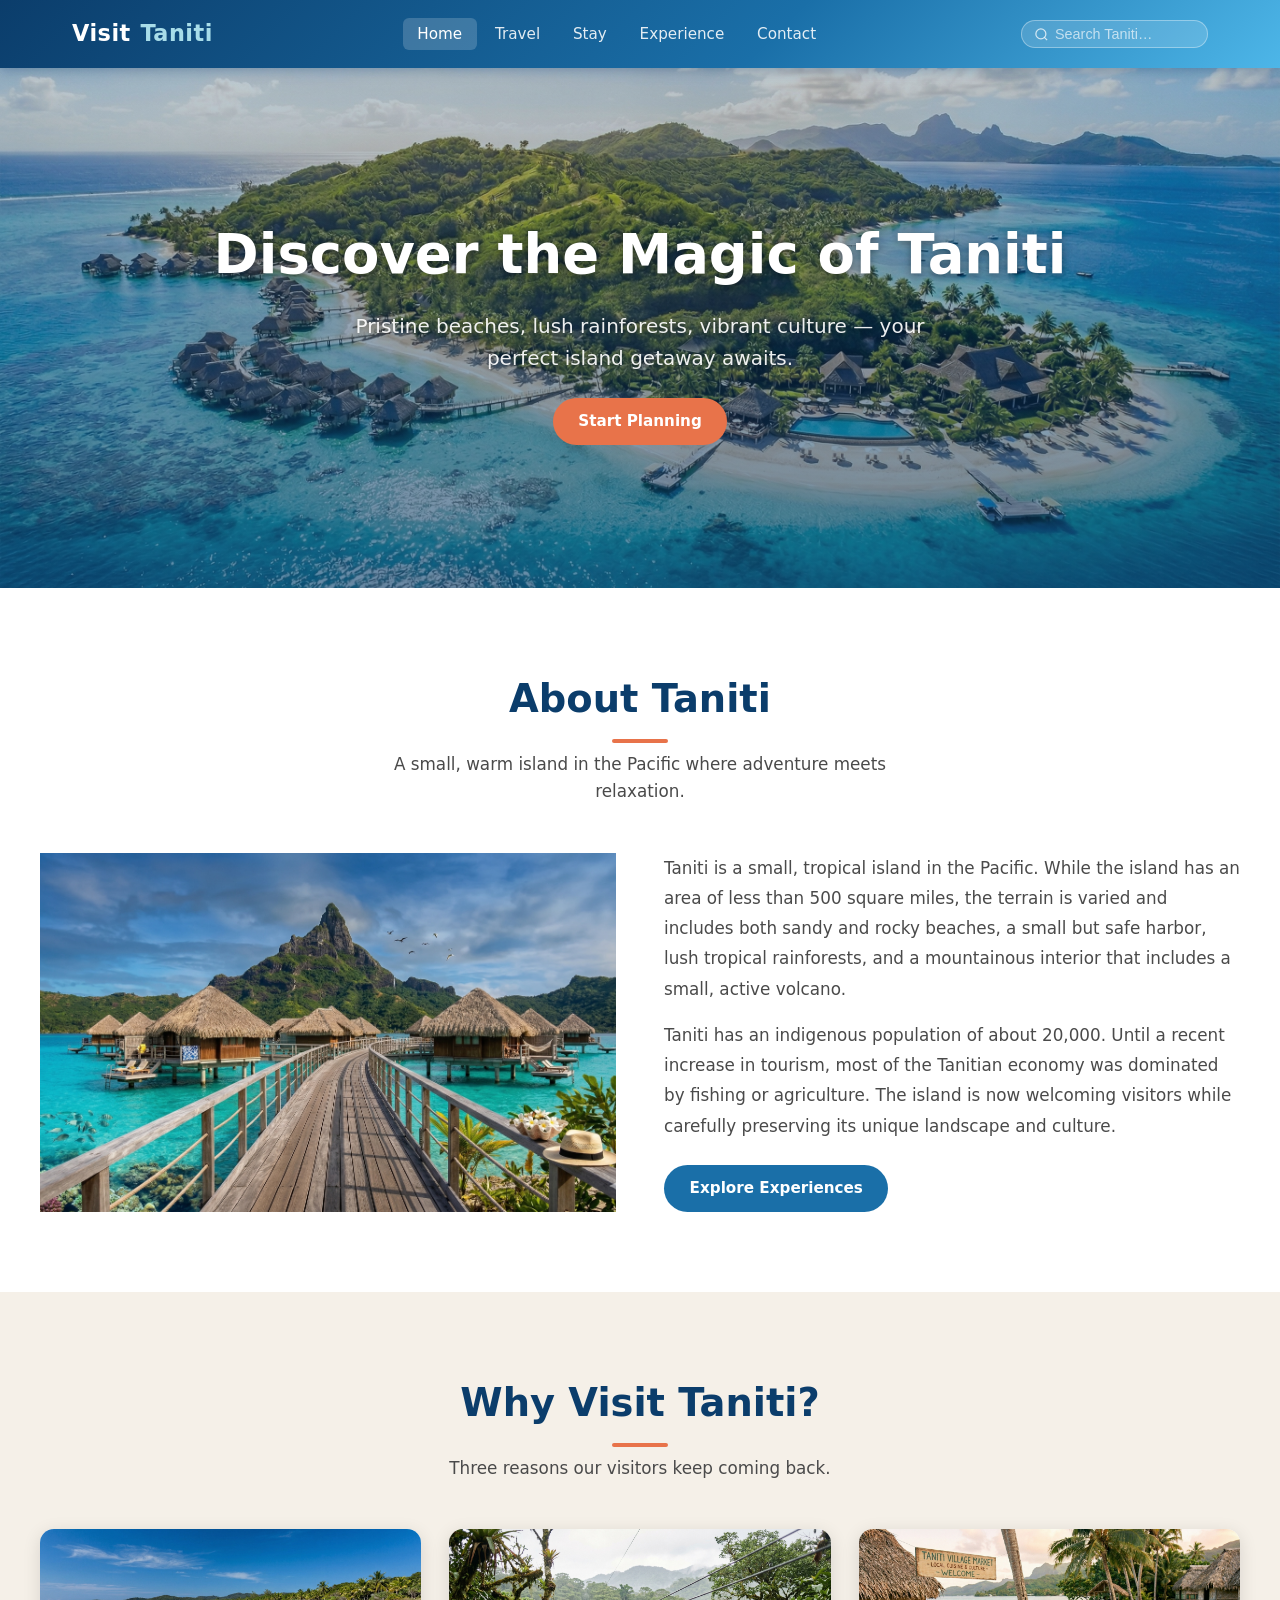
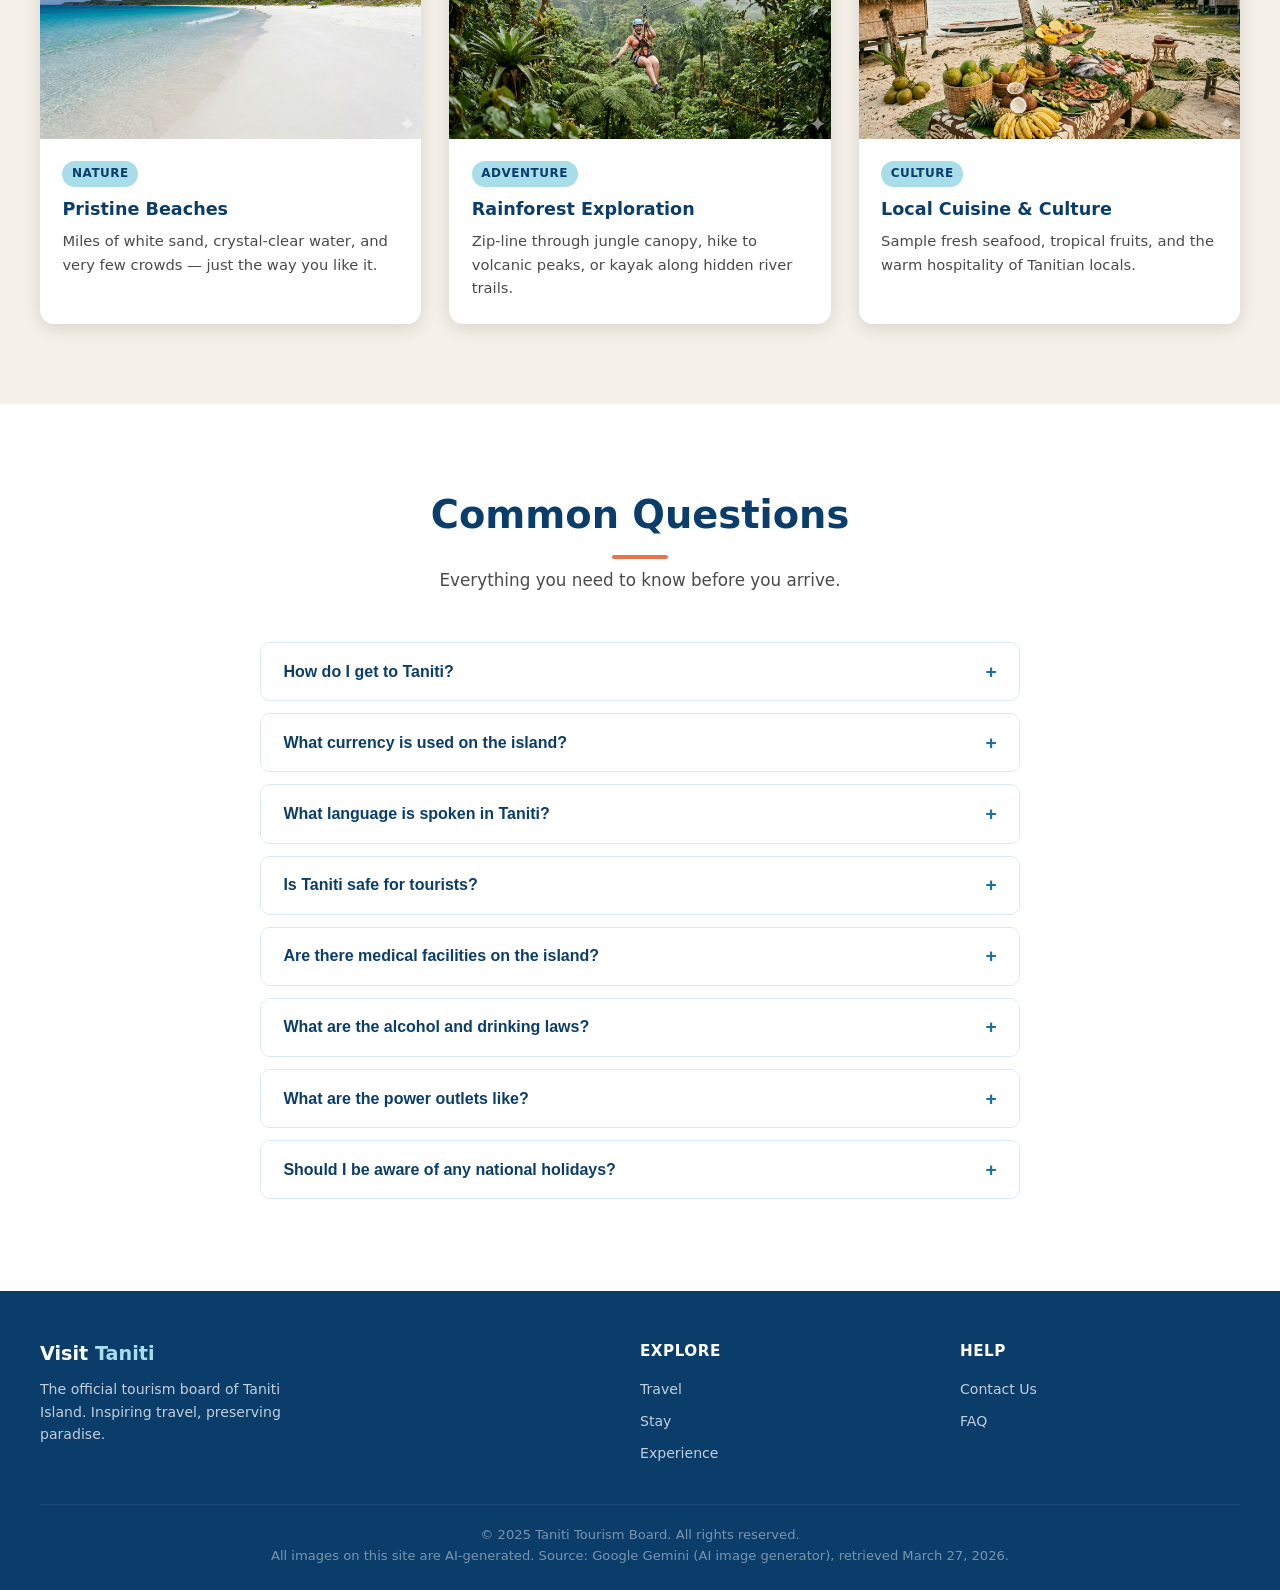
<file: index.html>
<!DOCTYPE html>
<html lang="en">
<head>
  <meta charset="UTF-8" />
  <meta name="viewport" content="width=device-width, initial-scale=1.0" />
  <title>Visit Taniti — Your Island Escape</title>
  <link rel="stylesheet" href="styles.css" />
</head>
<body>

  <!-- ===== NAVBAR ===== -->
  <nav class="navbar">
    <div class="nav-inner">
      <a href="index.html" class="nav-brand">Visit <span>Taniti</span></a>
      <ul class="nav-links">
        <li><a href="index.html" class="active">Home</a></li>
        <li><a href="travel.html">Travel</a></li>
        <li><a href="stay.html">Stay</a></li>
        <li><a href="experience.html">Experience</a></li>
        <li><a href="contact.html">Contact</a></li>
      </ul>
      <!-- Global Search Bar (User 3 feedback) -->
      <form class="nav-search" role="search">
        <svg width="15" height="15" fill="none" stroke="currentColor" stroke-width="2" viewBox="0 0 24 24">
          <circle cx="11" cy="11" r="8"/><line x1="21" y1="21" x2="16.65" y2="16.65"/>
        </svg>
        <input type="search" placeholder="Search Taniti…" aria-label="Search" />
      </form>
    </div>
  </nav>

  <!-- ===== HERO ===== -->
  <section class="hero">
    <!--
      PHOTO PLACEHOLDER — Home Hero
      Replace the div below with:
        <img src="images/hero-beach.jpg" alt="Taniti beach panorama" class="hero-img" />
    -->
    <img src="Images/IndexHero.jpeg" alt="Taniti beach panorama" class="hero-img" />

    <div class="hero-overlay">
      <h1>Discover the Magic of Taniti</h1>
      <p>Pristine beaches, lush rainforests, vibrant culture — your perfect island getaway awaits.</p>
      <a href="travel.html" class="btn btn-primary">Start Planning</a>
    </div>
  </section>

  <!-- ===== ABOUT SECTION ===== -->
  <section class="section section-white">
    <div class="container">
      <div class="section-header">
        <h2>About Taniti</h2>
        <p>A small, warm island in the Pacific where adventure meets relaxation.</p>
      </div>

      <div style="display:grid;grid-template-columns:1fr 1fr;gap:3rem;align-items:center;">
        <!-- PHOTO PLACEHOLDER — About image -->
        <img src="Images/IndexAbout.jpeg" alt=Taniti island view" />
        <div>
          <p style="color:var(--text-mid);font-size:1.05rem;line-height:1.8;margin-bottom:1rem;">
            Taniti is a small, tropical island in the Pacific. While the island has an area of less than
            500 square miles, the terrain is varied and includes both sandy and rocky beaches, a small
            but safe harbor, lush tropical rainforests, and a mountainous interior that includes a small,
            active volcano.
          </p>
          <p style="color:var(--text-mid);font-size:1.05rem;line-height:1.8;margin-bottom:1.5rem;">
            Taniti has an indigenous population of about 20,000. Until a recent increase in tourism,
            most of the Tanitian economy was dominated by fishing or agriculture. The island is now
            welcoming visitors while carefully preserving its unique landscape and culture.
          </p>
          <a href="experience.html" class="btn btn-ocean">Explore Experiences</a>
        </div>
      </div>
    </div>
  </section>

  <!-- ===== HIGHLIGHTS CARDS ===== -->
  <section class="section section-sand">
    <div class="container">
      <div class="section-header">
        <h2>Why Visit Taniti?</h2>
        <p>Three reasons our visitors keep coming back.</p>
      </div>
      <div class="card-grid">

        <div class="card">
          <div class="card-img">
            <!-- Replace with: <img src="images/highlight-beach.jpg" alt="Beach" /> -->
            <img src="Images/IndexBeach.jpeg" alt="Beach" /> 
          </div>
          <div class="card-body">
            <span class="card-tag">Nature</span>
            <h3>Pristine Beaches</h3>
            <p>Miles of white sand, crystal-clear water, and very few crowds — just the way you like it.</p>
          </div>
        </div>

        <div class="card">
          <div class="card-img" style="background:linear-gradient(135deg,#6ab04c,#2d6a4f);">
            <img src="Images/IndexForest.jpeg" alt="Rainforest">
          </div>
          <div class="card-body">
            <span class="card-tag">Adventure</span>
            <h3>Rainforest Exploration</h3>
            <p>Zip-line through jungle canopy, hike to volcanic peaks, or kayak along hidden river trails.</p>
          </div>
        </div>

        <div class="card">
          <div class="card-img" style="background:linear-gradient(135deg,#f9a825,#e64a19);">
            <img src="Images/IndexFood.jpeg" alt="Local culture" /> 
          </div>
          <div class="card-body">
            <span class="card-tag">Culture</span>
            <h3>Local Cuisine &amp; Culture</h3>
            <p>Sample fresh seafood, tropical fruits, and the warm hospitality of Tanitian locals.</p>
          </div>
        </div>

      </div>
    </div>
  </section>

  <!-- ===== COMMON QUESTIONS — Accordion (User 3 feedback) ===== -->
  <section class="section section-white">
    <div class="container">
      <div class="section-header">
        <h2>Common Questions</h2>
        <p>Everything you need to know before you arrive.</p>
      </div>

      <div class="accordion">

        <div class="accordion-item">
          <button class="accordion-btn" aria-expanded="false">
            How do I get to Taniti?
            <span class="accordion-icon">+</span>
          </button>
          <div class="accordion-body">
            Almost all visitors arrive by air. Taniti is served by a small airport that can accommodate small jets and propeller planes — the airport is currently being expanded so larger jets will be able to land within the next few years. Some visitors also arrive on a small cruise ship that docks in Yellow Leaf Bay once per week. See our <a href="travel.html" style="color:var(--ocean);">Travel page</a> for full details.
          </div>
        </div>

        <div class="accordion-item">
          <button class="accordion-btn" aria-expanded="false">
            What currency is used on the island?
            <span class="accordion-icon">+</span>
          </button>
          <div class="accordion-body">
            Taniti uses the U.S. dollar as its official currency. However, many businesses also accept euros and yen. Several banks on the island facilitate currency exchange, and major credit cards are widely accepted at hotels, restaurants, and larger shops.
          </div>
        </div>

        <div class="accordion-item">
          <button class="accordion-btn" aria-expanded="false">
            What language is spoken in Taniti?
            <span class="accordion-icon">+</span>
          </button>
          <div class="accordion-body">
            Many younger Tanitians speak fluent English, especially in Taniti City and tourist areas. However, very little English is spoken in rural areas, particularly by older residents. A translation app or phrasebook can be helpful if you plan to explore off the beaten path.
          </div>
        </div>

        <div class="accordion-item">
          <button class="accordion-btn" aria-expanded="false">
            Is Taniti safe for tourists?
            <span class="accordion-icon">+</span>
          </button>
          <div class="accordion-body">
            Violent crime is very rare on Taniti. However, as tourism has increased, there are more reports of pickpocketing and other petty crimes. We recommend keeping valuables secure and being aware of your surroundings in crowded areas, as you would in any tourist destination.
          </div>
        </div>

        <div class="accordion-item">
          <button class="accordion-btn" aria-expanded="false">
            Are there medical facilities on the island?
            <span class="accordion-icon">+</span>
          </button>
          <div class="accordion-body">
            Yes. There is one hospital and several clinics on Taniti. The hospital has many multilingual employees, so language should not be a barrier in an emergency. Travel insurance with medical coverage is always recommended.
          </div>
        </div>

        <div class="accordion-item">
          <button class="accordion-btn" aria-expanded="false">
            What are the alcohol and drinking laws?
            <span class="accordion-icon">+</span>
          </button>
          <div class="accordion-body">
            The legal drinking age on Taniti is 18, though enforcement is not always strict. Alcohol may not be served or sold between midnight and 9:00 a.m. Please drink responsibly and be aware that some attractions and restaurants may be closed during national holidays.
          </div>
        </div>

        <div class="accordion-item">
          <button class="accordion-btn" aria-expanded="false">
            What are the power outlets like?
            <span class="accordion-icon">+</span>
          </button>
          <div class="accordion-body">
            Power outlets on Taniti are 120 volts — the same standard used in the United States. Travelers from other countries may need a voltage adapter or converter for their devices.
          </div>
        </div>

        <div class="accordion-item">
          <button class="accordion-btn" aria-expanded="false">
            Should I be aware of any national holidays?
            <span class="accordion-icon">+</span>
          </button>
          <div class="accordion-body">
            Taniti observes a large number of national holidays. Many tourist attractions and restaurants will be closed on these days, so it is important to plan accordingly. We recommend checking with your hotel or the tourism office about upcoming holidays during your visit.
          </div>
        </div>

      </div>
    </div>
  </section>

  <!-- ===== FOOTER ===== -->
  <footer>
    <div class="footer-inner">
      <div>
        <div class="footer-brand">Visit <span>Taniti</span></div>
        <p style="font-size:0.88rem;margin-top:0.5rem;max-width:280px;">
          The official tourism board of Taniti Island. Inspiring travel, preserving paradise.
        </p>
      </div>
      <div>
        <h4>Explore</h4>
        <ul>
          <li><a href="travel.html">Travel</a></li>
          <li><a href="stay.html">Stay</a></li>
          <li><a href="experience.html">Experience</a></li>
        </ul>
      </div>
      <div>
        <h4>Help</h4>
        <ul>
          <li><a href="contact.html">Contact Us</a></li>
          <li><a href="#faq">FAQ</a></li>
        </ul>
      </div>
    </div>
    <div class="footer-bottom">
      &copy; 2025 Taniti Tourism Board. All rights reserved.
      <br>All images on this site are AI-generated. Source: Google Gemini (AI image generator), retrieved March 27, 2026.
    </div>
  </footer>

  <script src="accordion.js"></script>
</body>
</html>
</file>
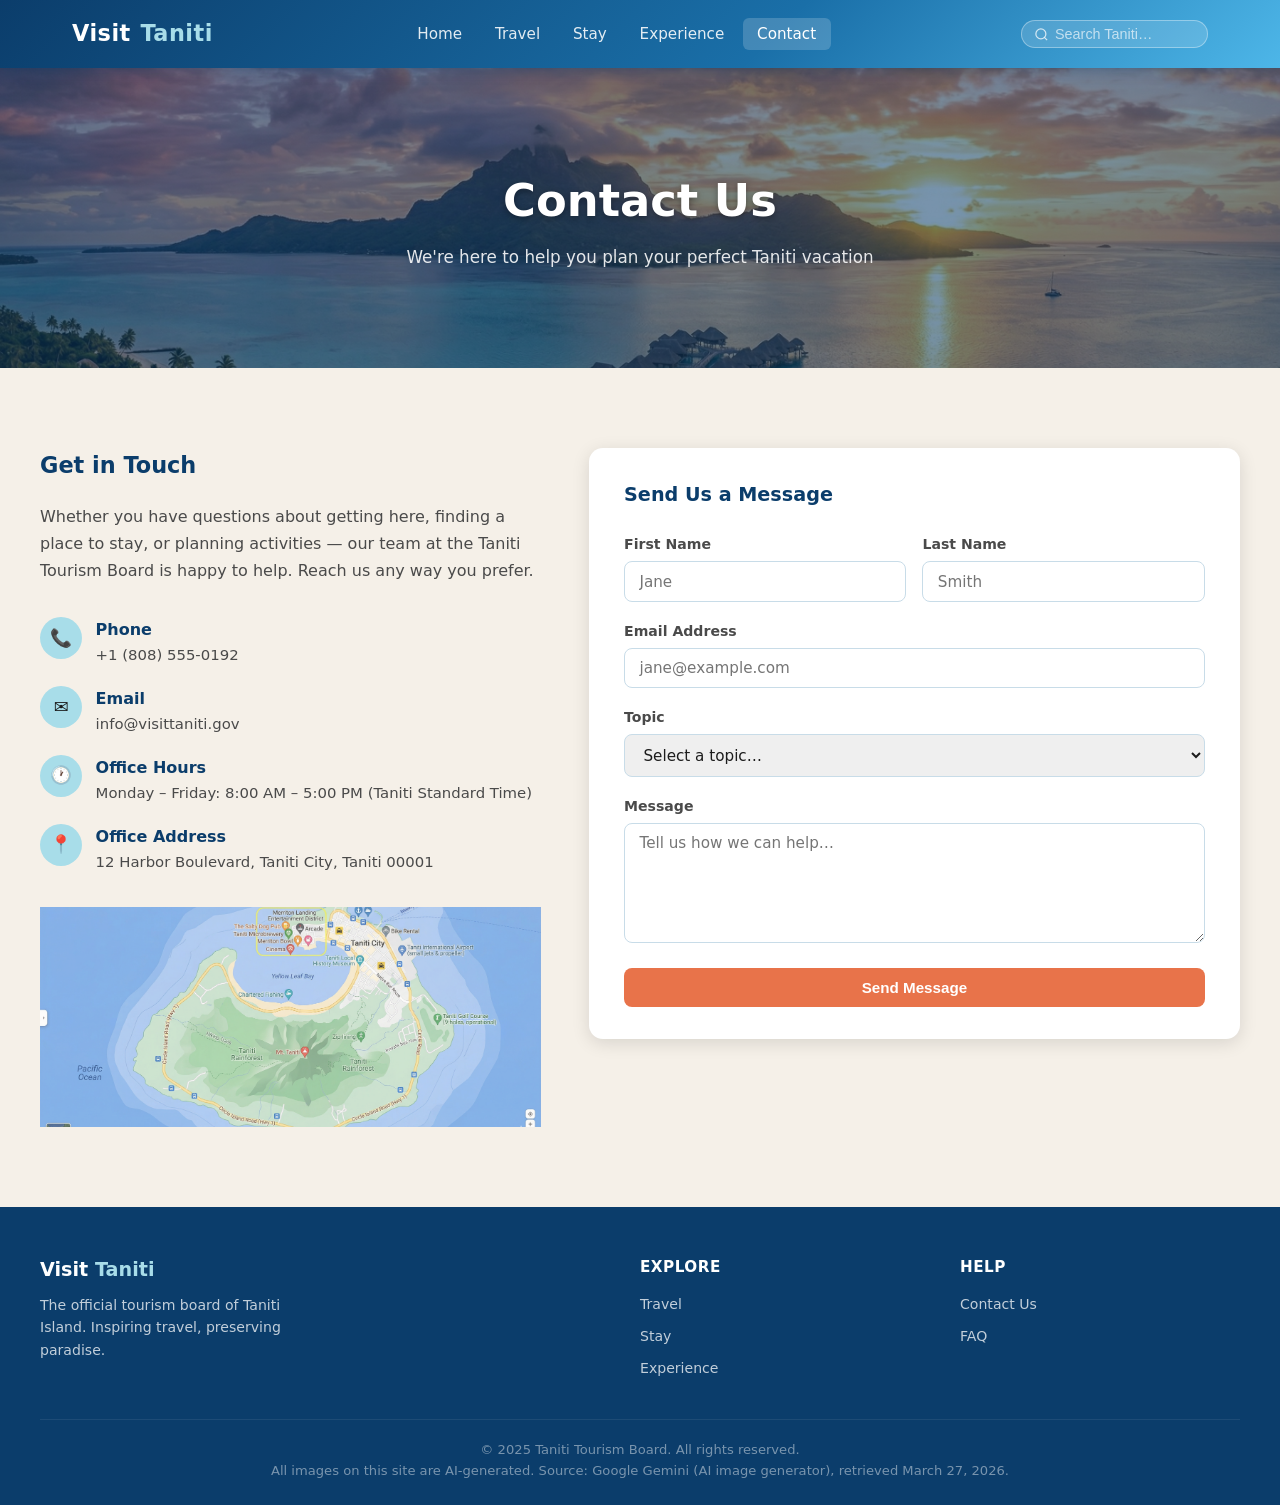
<file: contact.html>
<!DOCTYPE html>
<html lang="en">
<head>
  <meta charset="UTF-8" />
  <meta name="viewport" content="width=device-width, initial-scale=1.0" />
  <title>Contact — Visit Taniti</title>
  <link rel="stylesheet" href="styles.css" />
</head>
<body>

  <!-- ===== NAVBAR ===== -->
  <nav class="navbar">
    <div class="nav-inner">
      <a href="index.html" class="nav-brand">Visit <span>Taniti</span></a>
      <ul class="nav-links">
        <li><a href="index.html">Home</a></li>
        <li><a href="travel.html">Travel</a></li>
        <li><a href="stay.html">Stay</a></li>
        <li><a href="experience.html">Experience</a></li>
        <li><a href="contact.html" class="active">Contact</a></li>
      </ul>
      <form class="nav-search" role="search">
        <svg width="15" height="15" fill="none" stroke="currentColor" stroke-width="2" viewBox="0 0 24 24">
          <circle cx="11" cy="11" r="8"/><line x1="21" y1="21" x2="16.65" y2="16.65"/>
        </svg>
        <input type="search" placeholder="Search Taniti…" aria-label="Search" />
      </form>
    </div>
  </nav>

  <!-- ===== PAGE HERO ===== -->
  <section class="page-hero">
    <img src="Images/ContactHero.jpeg" alt="Taniti Tourism Office" style="object-position: center 35%;" />
    <div class="page-hero-overlay">
      <h1>Contact Us</h1>
      <p>We're here to help you plan your perfect Taniti vacation</p>
    </div>
  </section>

  <!-- ===== CONTACT SECTION ===== -->
  <section class="section section-sand">
    <div class="container">

      <div class="contact-grid">

        <!-- LEFT: Direct Contact Info (User 1 feedback) -->
        <div class="contact-info">
          <h3>Get in Touch</h3>
          <p style="color:var(--text-mid);margin-bottom:2rem;line-height:1.7;">
            Whether you have questions about getting here, finding a place to stay, or planning activities —
            our team at the Taniti Tourism Board is happy to help. Reach us any way you prefer.
          </p>

          <!-- Phone -->
          <div class="contact-detail">
            <div class="contact-icon">📞</div>
            <div class="contact-detail-text">
              <strong>Phone</strong>
              <span>+1 (808) 555-0192</span>
            </div>
          </div>

          <!-- Email -->
          <div class="contact-detail">
            <div class="contact-icon">✉️</div>
            <div class="contact-detail-text">
              <strong>Email</strong>
              <span>info@visittaniti.gov</span>
            </div>
          </div>

          <!-- Hours -->
          <div class="contact-detail">
            <div class="contact-icon">🕐</div>
            <div class="contact-detail-text">
              <strong>Office Hours</strong>
              <span>Monday – Friday: 8:00 AM – 5:00 PM (Taniti Standard Time)</span>
            </div>
          </div>

          <!-- Address -->
          <div class="contact-detail">
            <div class="contact-icon">📍</div>
            <div class="contact-detail-text">
              <strong>Office Address</strong>
              <span>12 Harbor Boulevard, Taniti City, Taniti 00001</span>
            </div>
          </div>

          <!-- Map placeholder -->
          <div style="margin-top:2rem;">
            <div style="
              height:220px;
              border-radius:12px;
              background:linear-gradient(135deg,var(--seafoam),var(--sky));
              display:flex;
              align-items:center;
              justify-content:center;
              color:var(--navy);
              font-weight:600;
              font-size:0.95rem;
              opacity:0.8;
            ">
              <img src="Images/Map.jpeg" alt="Map"/>
            </div>
          </div>
        </div>

        <!-- RIGHT: Message Form -->
        <div class="form-card">
          <h3>Send Us a Message</h3>

          <form id="contact-form" novalidate>

            <div class="form-row">
              <div class="form-group">
                <label for="first-name">First Name</label>
                <input type="text" id="first-name" name="first_name" placeholder="Jane" required />
              </div>
              <div class="form-group">
                <label for="last-name">Last Name</label>
                <input type="text" id="last-name" name="last_name" placeholder="Smith" required />
              </div>
            </div>

            <div class="form-group">
              <label for="email">Email Address</label>
              <input type="email" id="email" name="email" placeholder="jane@example.com" required />
            </div>

            <div class="form-group">
              <label for="topic">Topic</label>
              <select id="topic" name="topic">
                <option value="">Select a topic…</option>
                <option value="travel">Getting to Taniti</option>
                <option value="stay">Accommodation</option>
                <option value="experience">Activities &amp; Experiences</option>
                <option value="general">General Inquiry</option>
              </select>
            </div>

            <div class="form-group">
              <label for="message">Message</label>
              <textarea id="message" name="message" placeholder="Tell us how we can help…" required></textarea>
            </div>

            <button type="submit" class="btn btn-primary" style="width:100%;border-radius:8px;">
              Send Message
            </button>

          </form>

          <!-- Success message (hidden by default) -->
          <div id="form-success" style="display:none;margin-top:1.2rem;padding:1rem;background:#dff5e8;border-radius:8px;color:#1a7a45;font-weight:600;text-align:center;">
            ✓ Message sent! We'll be in touch within 1–2 business days.
          </div>
        </div>

      </div>
    </div>
  </section>

  <!-- ===== FOOTER ===== -->
  <footer>
    <div class="footer-inner">
      <div>
        <div class="footer-brand">Visit <span>Taniti</span></div>
        <p style="font-size:0.88rem;margin-top:0.5rem;max-width:280px;">
          The official tourism board of Taniti Island. Inspiring travel, preserving paradise.
        </p>
      </div>
      <div>
        <h4>Explore</h4>
        <ul>
          <li><a href="travel.html">Travel</a></li>
          <li><a href="stay.html">Stay</a></li>
          <li><a href="experience.html">Experience</a></li>
        </ul>
      </div>
      <div>
        <h4>Help</h4>
        <ul>
          <li><a href="contact.html">Contact Us</a></li>
          <li><a href="index.html#faq">FAQ</a></li>
        </ul>
      </div>
    </div>
    <div class="footer-bottom">
      &copy; 2025 Taniti Tourism Board. All rights reserved.
      <br>All images on this site are AI-generated. Source: Google Gemini (AI image generator), retrieved March 27, 2026.
    </div>
  </footer>

  <script src="contact.js"></script>
</body>
</html>
</file>
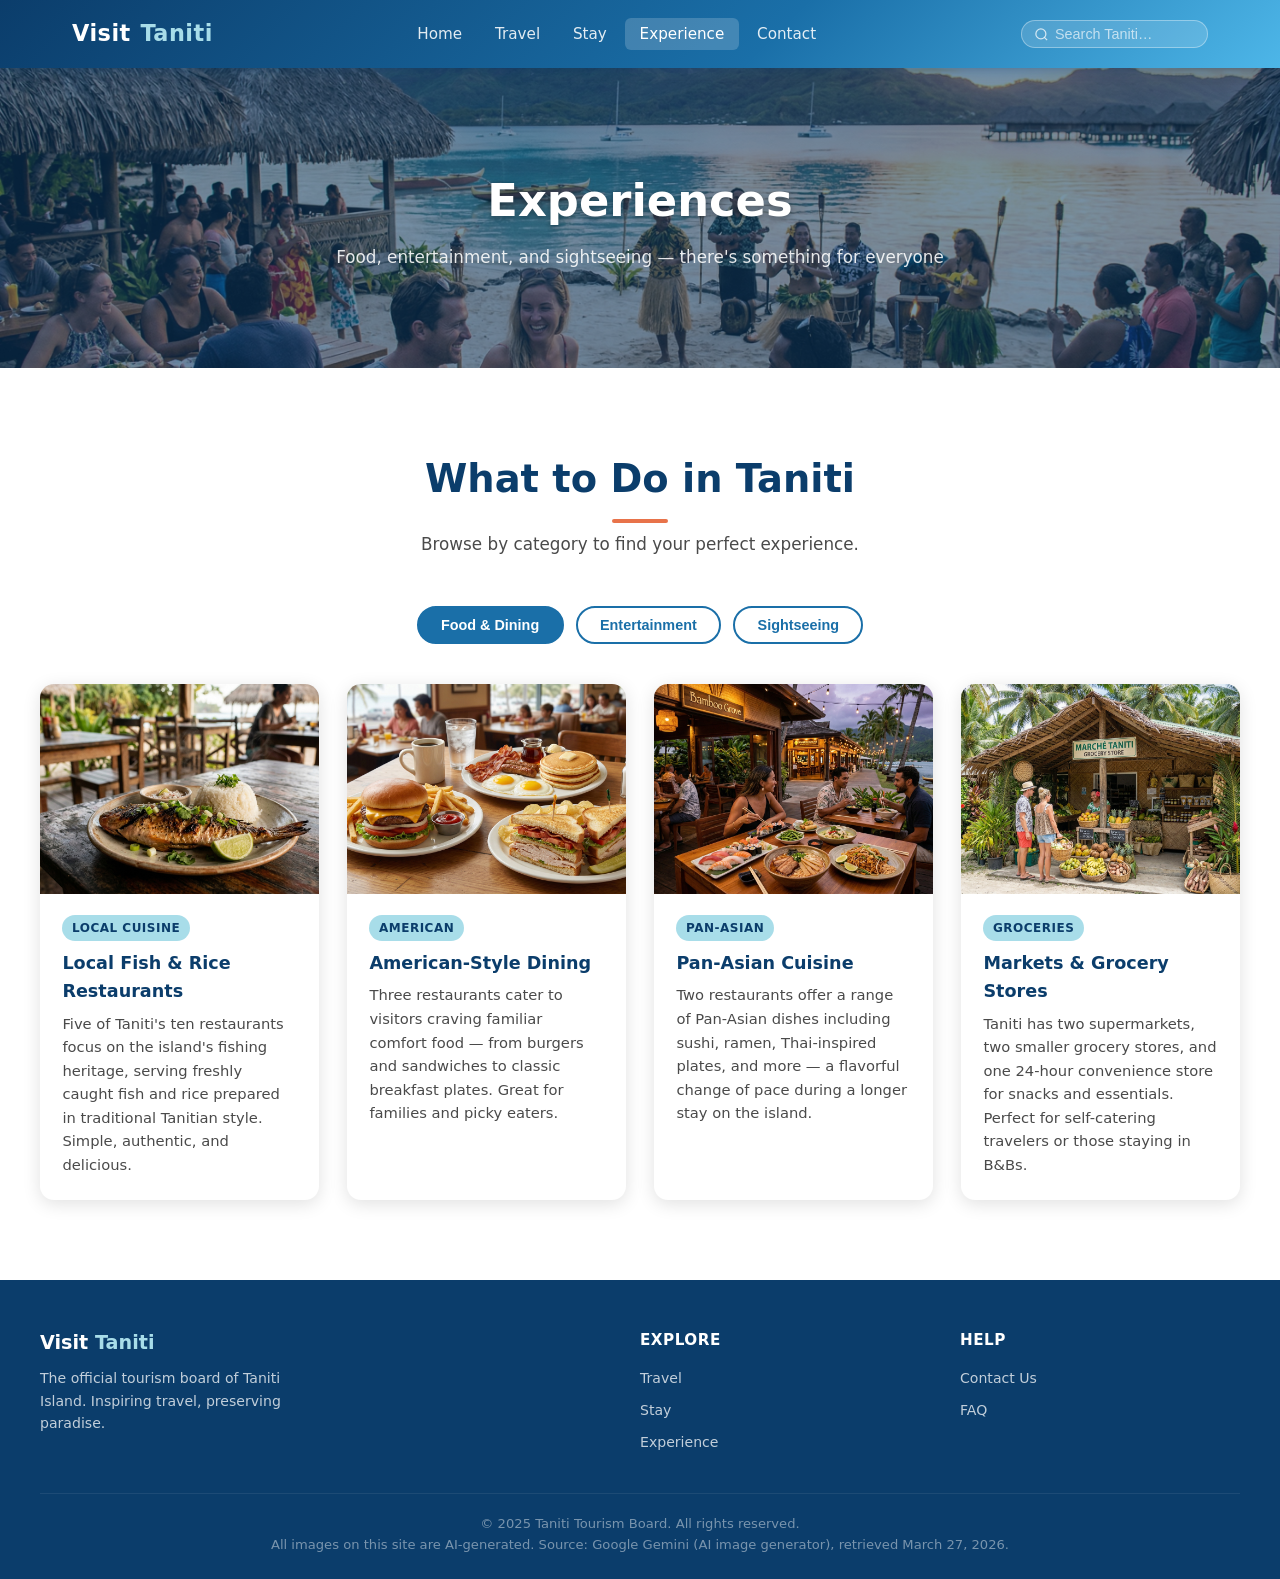
<file: experience.html>
<!DOCTYPE html>
<html lang="en">
<head>
  <meta charset="UTF-8" />
  <meta name="viewport" content="width=device-width, initial-scale=1.0" />
  <title>Experience — Visit Taniti</title>
  <link rel="stylesheet" href="styles.css" />
</head>
<body>

  <!-- ===== NAVBAR ===== -->
  <nav class="navbar">
    <div class="nav-inner">
      <a href="index.html" class="nav-brand">Visit <span>Taniti</span></a>
      <ul class="nav-links">
        <li><a href="index.html">Home</a></li>
        <li><a href="travel.html">Travel</a></li>
        <li><a href="stay.html">Stay</a></li>
        <li><a href="experience.html" class="active">Experience</a></li>
        <li><a href="contact.html">Contact</a></li>
      </ul>
      <form class="nav-search" role="search">
        <svg width="15" height="15" fill="none" stroke="currentColor" stroke-width="2" viewBox="0 0 24 24">
          <circle cx="11" cy="11" r="8"/><line x1="21" y1="21" x2="16.65" y2="16.65"/>
        </svg>
        <input type="search" placeholder="Search Taniti…" aria-label="Search" />
      </form>
    </div>
  </nav>

  <!-- ===== PAGE HERO ===== -->
  <section class="page-hero">
    <img src="Images/ExperienceHero.jpeg" alt="Taniti experiences" style="object-position: center 50%;" />
    <div class="page-hero-overlay">
      <h1>Experiences</h1>
      <p>Food, entertainment, and sightseeing — there's something for everyone</p>
    </div>
  </section>

  <!-- ===== TABBED EXPERIENCE GRID (User 2 feedback — replaces carousel) ===== -->
  <section class="section section-white">
    <div class="container">
      <div class="section-header">
        <h2>What to Do in Taniti</h2>
        <p>Browse by category to find your perfect experience.</p>
      </div>

      <!-- Tab buttons -->
      <div class="experience-tabs" role="tablist">
        <button class="tab-btn active" data-tab="food"          role="tab" aria-selected="true">Food &amp; Dining</button>
        <button class="tab-btn"        data-tab="entertainment" role="tab" aria-selected="false">Entertainment</button>
        <button class="tab-btn"        data-tab="sightseeing"   role="tab" aria-selected="false">Sightseeing</button>
      </div>

      <!-- ===== FOOD TAB ===== -->
      <div class="tab-content active" id="tab-food" role="tabpanel">

        <div class="card">
          <div class="card-img" style="background:linear-gradient(135deg,#f9a825,#e64a19);">
            <img src="Images/ExperienceLocal.jpeg" alt="Local fish and rice" />
          </div>
          <div class="card-body">
            <span class="card-tag">Local Cuisine</span>
            <h3>Local Fish &amp; Rice Restaurants</h3>
            <p>Five of Taniti's ten restaurants focus on the island's fishing heritage, serving freshly caught fish and rice prepared in traditional Tanitian style. Simple, authentic, and delicious.</p>
          </div>
        </div>

        <div class="card">
          <div class="card-img" style="background:linear-gradient(135deg,#dfe6e9,#74b9ff);">
            <img src="Images/ExperienceDinner.jpeg" alt="American-style dining" /> 
          </div>
          <div class="card-body">
            <span class="card-tag">American</span>
            <h3>American-Style Dining</h3>
            <p>Three restaurants cater to visitors craving familiar comfort food — from burgers and sandwiches to classic breakfast plates. Great for families and picky eaters.</p>
          </div>
        </div>

        <div class="card">
          <div class="card-img" style="background:linear-gradient(135deg,#fd79a8,#e17055);">
            <img src="Images/ExperienceBamboo.jpeg" alt="Pan-Asian cuisine" /> 
          </div>
          <div class="card-body">
            <span class="card-tag">Pan-Asian</span>
            <h3>Pan-Asian Cuisine</h3>
            <p>Two restaurants offer a range of Pan-Asian dishes including sushi, ramen, Thai-inspired plates, and more — a flavorful change of pace during a longer stay on the island.</p>
          </div>
        </div>

        <div class="card">
          <div class="card-img" style="background:linear-gradient(135deg,#55efc4,#00b894);">
            <img src="Images/ExperienceStore.jpeg" alt="Grocery store" />
          </div>
          <div class="card-body">
            <span class="card-tag">Groceries</span>
            <h3>Markets &amp; Grocery Stores</h3>
            <p>Taniti has two supermarkets, two smaller grocery stores, and one 24-hour convenience store for snacks and essentials. Perfect for self-catering travelers or those staying in B&amp;Bs.</p>
          </div>
        </div>

      </div>

      <!-- ===== ENTERTAINMENT TAB ===== -->
      <div class="tab-content" id="tab-entertainment" role="tabpanel">

        <div class="card">
          <div class="card-img" style="background:linear-gradient(135deg,#6ab04c,#2d6a4f);">
            <img src="Images/ExperienceZip.jpeg" alt="Zip-lining in the rainforest" />
          </div>
          <div class="card-body">
            <span class="card-tag">Adventure</span>
            <h3>Zip-Lining</h3>
            <p>Fly through the canopy of Taniti's lush rainforest on an exhilarating zip-line course. One of the island's most popular activities, located in Merriton Landing on the north side of Yellow Leaf Bay.</p>
          </div>
        </div>

        <div class="card">
          <div class="card-img" style="background:linear-gradient(135deg,#4db6e8,#0b3d6b);">
            <img src="Images/ExperienceSnorkel.jpeg" alt="Snorkeling" /> 
          </div>
          <div class="card-body">
            <span class="card-tag">Water</span>
            <h3>Snorkeling</h3>
            <p>Discover the vibrant underwater world surrounding Taniti's coastline. Equipment rentals and guided snorkeling tours are available for all skill levels right from Yellow Leaf Bay.</p>
          </div>
        </div>

        <div class="card">
          <div class="card-img" style="background:linear-gradient(135deg,#fd79a8,#6c5ce7);">
            <img src="Images/ExperienceMerriton.jpeg" alt="Dance club" /> 
          </div>
          <div class="card-body">
            <span class="card-tag">Nightlife</span>
            <h3>Dance Club</h3>
            <p>Taniti recently opened a new dance club in the Merriton Landing area, quickly becoming a favorite evening destination for visitors. Note: alcohol service ends at midnight by law.</p>
          </div>
        </div>

        <div class="card">
          <div class="card-img" style="background:linear-gradient(135deg,#fdcb6e,#e17055);">
            <img src="Images/ExperiencePub.jpeg" alt="Pubs and microbrewery" /> 
          </div>
          <div class="card-body">
            <span class="card-tag">Nightlife</span>
            <h3>Pubs &amp; Microbrewery</h3>
            <p>Several pubs are scattered throughout Taniti City, including a craft microbrewery offering locally brewed beers alongside light snacks. A relaxed spot to unwind after a day of exploring.</p>
          </div>
        </div>

        <div class="card">
          <div class="card-img" style="background:linear-gradient(135deg,#a29bfe,#6c5ce7);">
            <img src="Images/ExperienceTheater.jpeg" alt="Movie theater" /> 
          </div>
          <div class="card-body">
            <span class="card-tag">Leisure</span>
            <h3>Movie Theater</h3>
            <p>Catch a film at Taniti's local movie theater, showing a rotating selection of international and regional films. A great option for a relaxing evening or a rainy afternoon.</p>
          </div>
        </div>

        <div class="card">
          <div class="card-img" style="background:linear-gradient(135deg,#81ecec,#00b894);">
            <img src="Images/ExperienceArcade.jpeg" alt="Arcade" />
          </div>
          <div class="card-body">
            <span class="card-tag">Leisure</span>
            <h3>Arcade &amp; Bowling</h3>
            <p>For a fun, casual outing, Taniti has both an arcade and a bowling alley. Popular with families and groups, both are located in the Merriton Landing entertainment district.</p>
          </div>
        </div>

        <div class="card">
          <div class="card-img" style="background:linear-gradient(135deg,#dfe6e9,#74b9ff);">
            <img src="Images/ExperienceArt.jpeg" alt="Art galleries" />
          </div>
          <div class="card-body">
            <span class="card-tag">Arts</span>
            <h3>Art Galleries</h3>
            <p>Browse a selection of local and regional artwork at Taniti's art galleries. Indigenous crafts, paintings, and sculpture are featured, with many pieces available for purchase as unique souvenirs.</p>
          </div>
        </div>

        <div class="card">
          <div class="card-img" style="background:linear-gradient(135deg,#55efc4,#2d6a4f);">
            <img src="Images/ExperienceHeli.jpeg" alt="Helicopter tour" />
          </div>
          <div class="card-body">
            <span class="card-tag">Adventure</span>
            <h3>Helicopter Rides</h3>
            <p>See the entire island from above on a scenic helicopter tour. Operators offer routes over the volcano, rainforest, and coastline — an unforgettable way to experience Taniti's landscape.</p>
          </div>
        </div>

      </div>

      <!-- ===== SIGHTSEEING TAB ===== -->
      <div class="tab-content" id="tab-sightseeing" role="tabpanel">

        <div class="card">
          <div class="card-img" style="background:linear-gradient(135deg,#ffeaa7,#e17055);">
            <img src="Images/SightSeeBeach1.jpeg" alt="Yellow Leaf Bay beaches" />
          </div>
          <div class="card-body">
            <span class="card-tag">Beach</span>
            <h3>Yellow Leaf Bay Beaches</h3>
            <p>The white, sandy beaches encircling Yellow Leaf Bay are the crown jewel of Taniti. Most tourists spend the bulk of their time here, enjoying the calm clear waters and scenic native architecture of Taniti City nearby.</p>
          </div>
        </div>

        <div class="card">
          <div class="card-img" style="background:linear-gradient(135deg,#e17055,#d63031);">
            <img src="Images/ExpVolcano.jpeg" alt="Active volcano" /> 
          </div>
          <div class="card-body">
            <span class="card-tag">Nature</span>
            <h3>The Active Volcano</h3>
            <p>One of Taniti's most dramatic attractions, the island's small active volcano draws visitors from around the world. Guided hikes to the summit offer breathtaking views across the entire island and surrounding Pacific.</p>
          </div>
        </div>

        <div class="card">
          <div class="card-img" style="background:linear-gradient(135deg,#55efc4,#0b3d6b);">
            <img src="Images/ExpRainforest.jpeg" alt="Rainforest hike" /> 
          </div>
          <div class="card-body">
            <span class="card-tag">Nature</span>
            <h3>Rainforest Hikes</h3>
            <p>Taniti's lush tropical rainforest covers much of the island's interior and is best explored on foot. Guided hike tours wind through dense canopy, past streams, and alongside rare native flora and fauna.</p>
          </div>
        </div>

        <div class="card">
          <div class="card-img" style="background:linear-gradient(135deg,#dfe6e9,#74b9ff);">
            <img src="Images/ExpMuse.jpeg" alt="Local history museum" /> 
          </div>
          <div class="card-body">
            <span class="card-tag">Culture</span>
            <h3>Local History Museum</h3>
            <p>Taniti City's local history museum tells the story of the island's indigenous people through artifacts, photography, and cultural displays. A must-visit for anyone wanting to understand Taniti beyond the beaches.</p>
          </div>
        </div>

        <div class="card">
          <div class="card-img" style="background:linear-gradient(135deg,#4db6e8,#0b3d6b);">
            <img src="Images/ExpTour.jpeg" alt="Boat and bus tours" />
          </div>
          <div class="card-body">
            <span class="card-tag">Tour</span>
            <h3>Boat &amp; Bus Island Tours</h3>
            <p>Guided boat and bus tours provide an easy way to see Taniti's highlights in a single day — from the harbor and rocky coastline to the rainforest interior and Merriton Landing.</p>
          </div>
        </div>

        <div class="card">
          <div class="card-img" style="background:linear-gradient(135deg,#fdcb6e,#6ab04c);">
            <img src="Images/ExpFish.jpeg" alt="Chartered fishing tour" /> 
          </div>
          <div class="card-body">
            <span class="card-tag">Adventure</span>
            <h3>Chartered Fishing Tours</h3>
            <p>Set out into the Pacific on a chartered fishing excursion led by experienced local captains. Whether you're an experienced angler or a first-timer, this is a unique way to connect with Taniti's fishing heritage.</p>
          </div>
        </div>

      </div>

    </div>
  </section>

  <!-- ===== FOOTER ===== -->
  <footer>
    <div class="footer-inner">
      <div>
        <div class="footer-brand">Visit <span>Taniti</span></div>
        <p style="font-size:0.88rem;margin-top:0.5rem;max-width:280px;">
          The official tourism board of Taniti Island. Inspiring travel, preserving paradise.
        </p>
      </div>
      <div>
        <h4>Explore</h4>
        <ul>
          <li><a href="travel.html">Travel</a></li>
          <li><a href="stay.html">Stay</a></li>
          <li><a href="experience.html">Experience</a></li>
        </ul>
      </div>
      <div>
        <h4>Help</h4>
        <ul>
          <li><a href="contact.html">Contact Us</a></li>
          <li><a href="index.html#faq">FAQ</a></li>
        </ul>
      </div>
    </div>
    <div class="footer-bottom">
      &copy; 2025 Taniti Tourism Board. All rights reserved.
      <br>All images on this site are AI-generated. Source: Google Gemini (AI image generator), retrieved March 27, 2026.
    </div>
  </footer>

  <script src="tabs.js"></script>
</body>
</html>
</file>
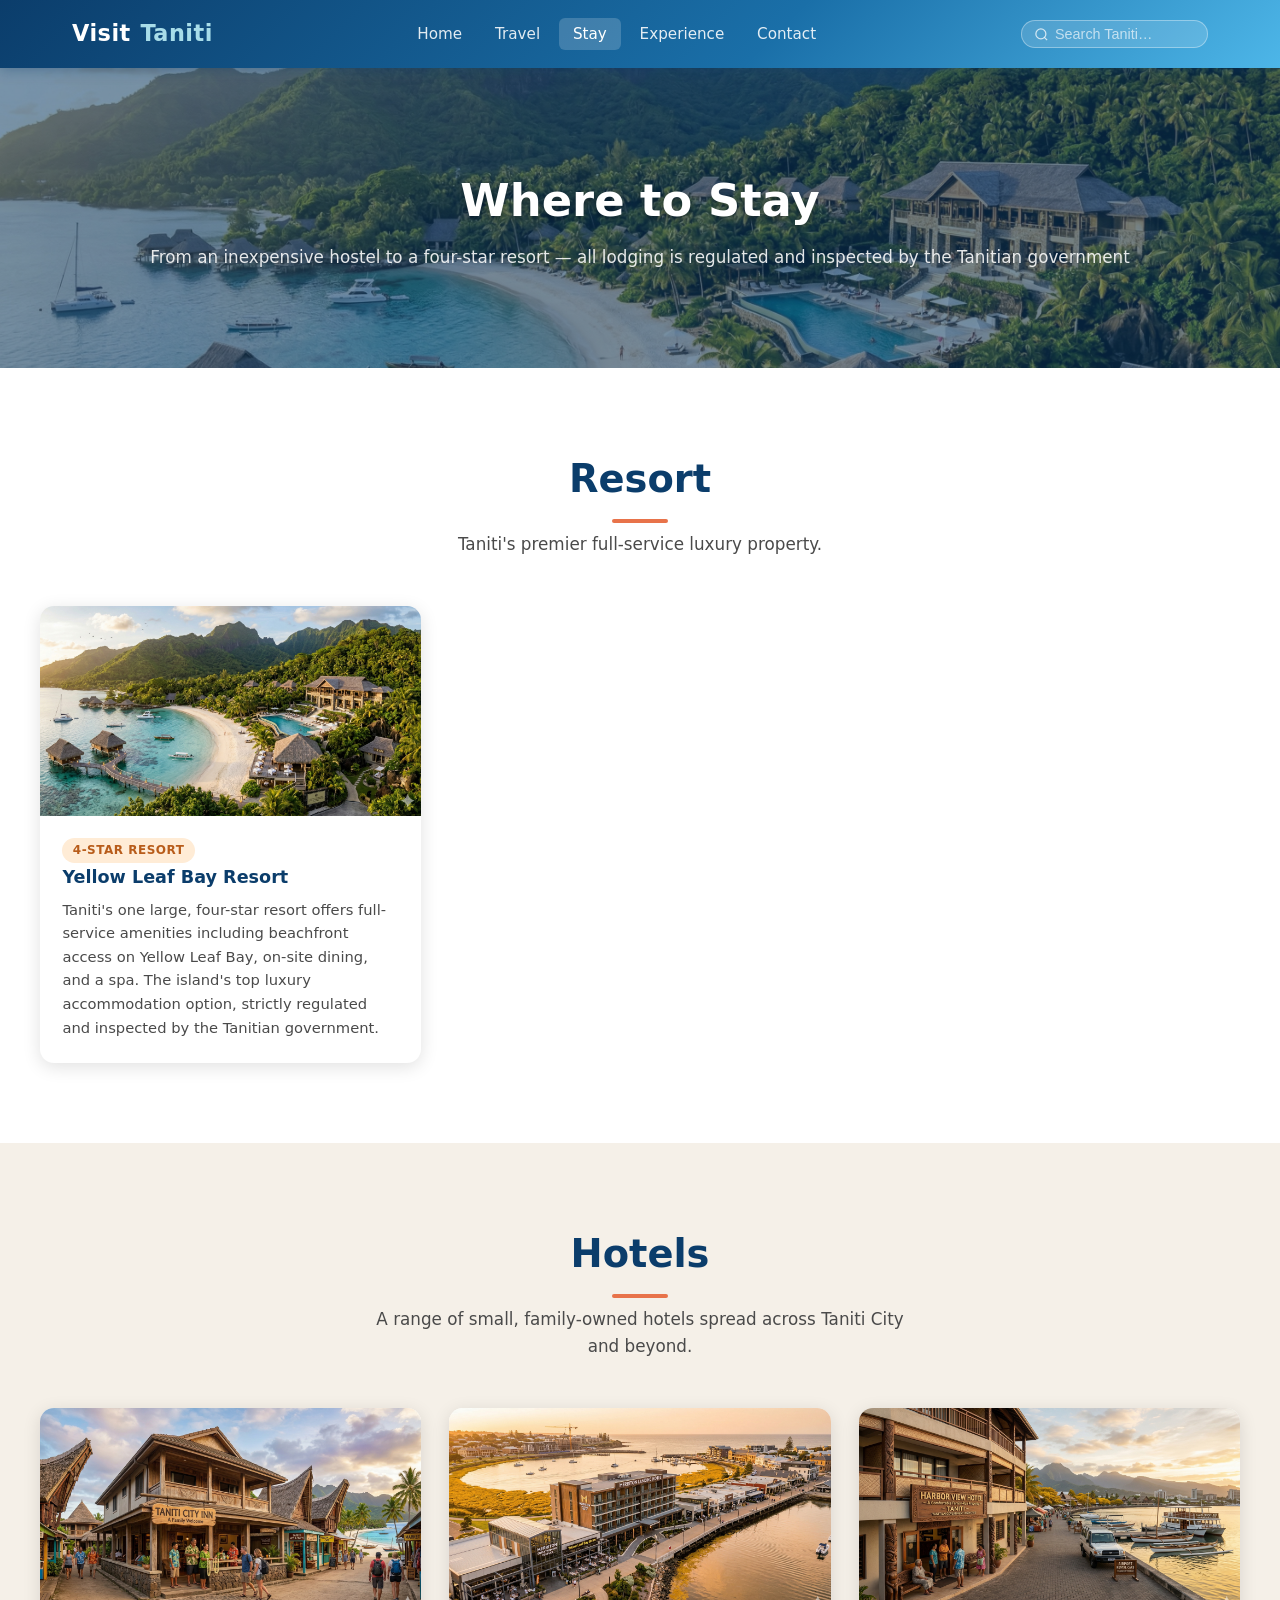
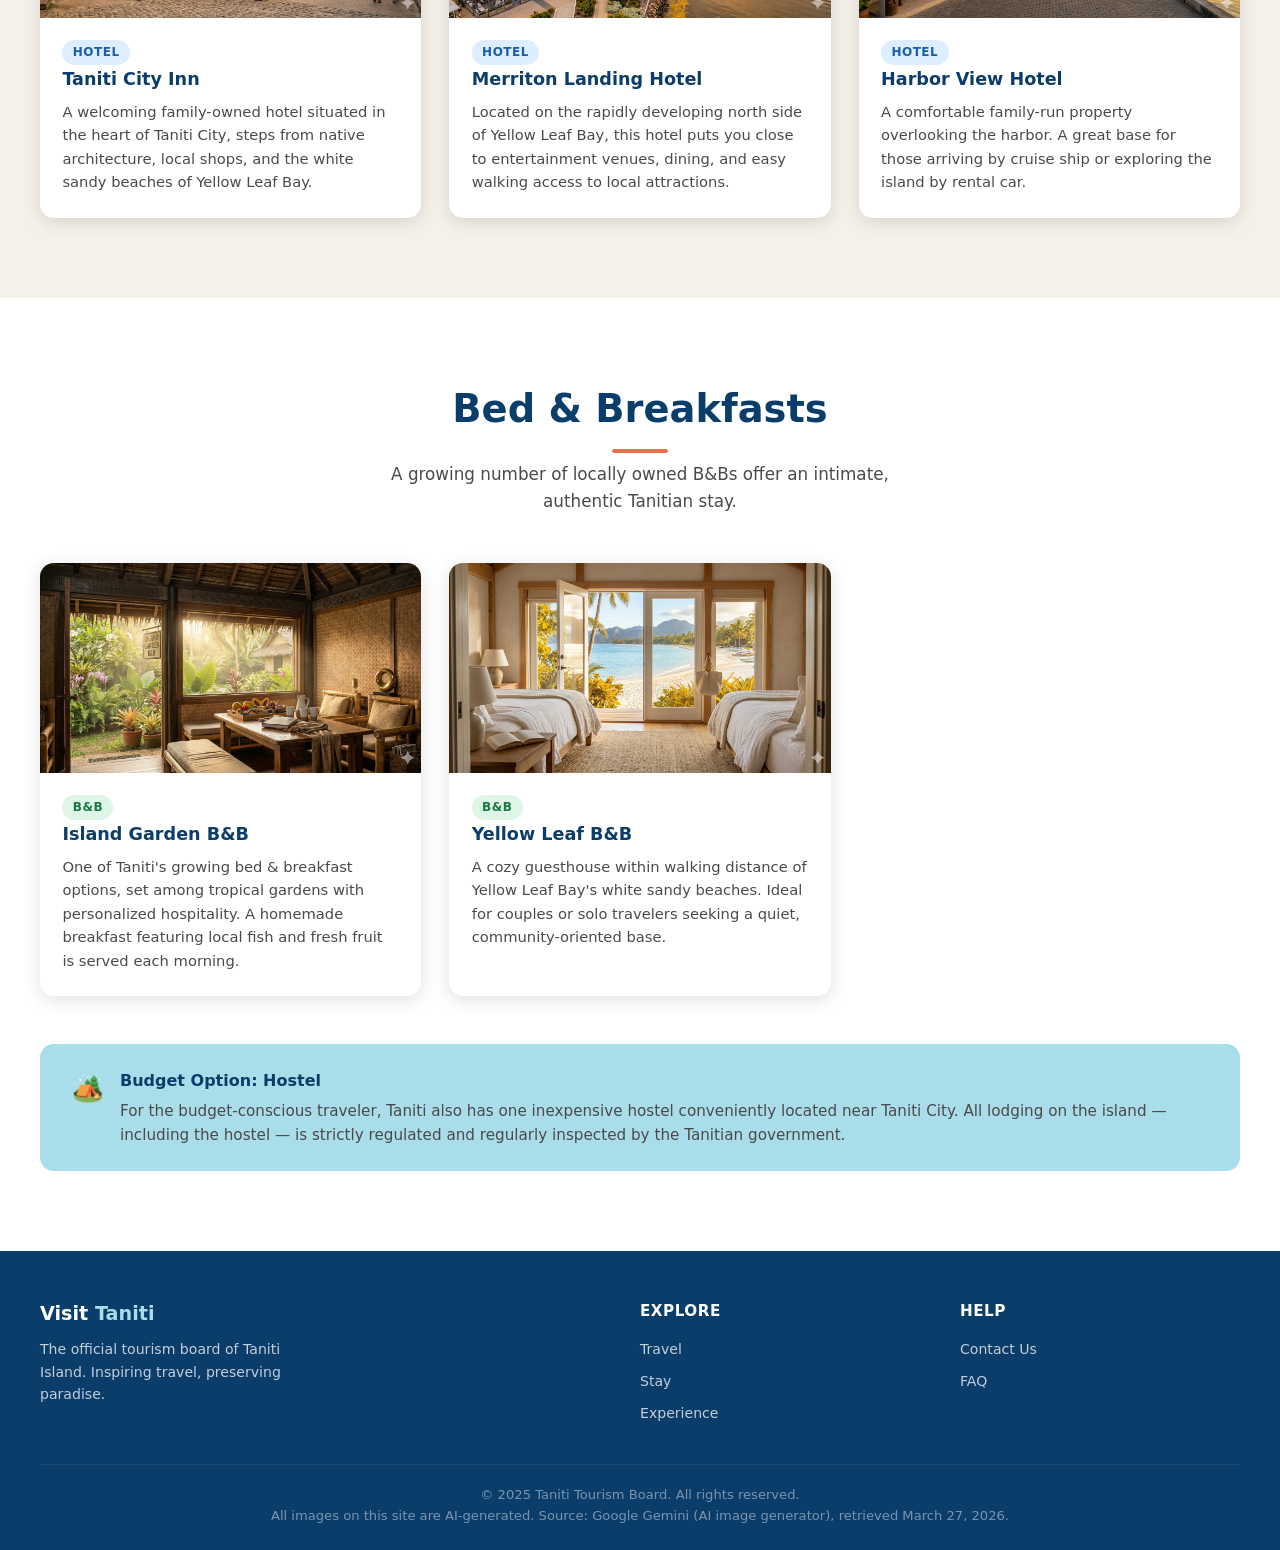
<file: stay.html>
<!DOCTYPE html>
<html lang="en">
<head>
  <meta charset="UTF-8" />
  <meta name="viewport" content="width=device-width, initial-scale=1.0" />
  <title>Stay — Visit Taniti</title>
  <link rel="stylesheet" href="styles.css" />
</head>
<body>

  <!-- ===== NAVBAR ===== -->
  <nav class="navbar">
    <div class="nav-inner">
      <a href="index.html" class="nav-brand">Visit <span>Taniti</span></a>
      <ul class="nav-links">
        <li><a href="index.html">Home</a></li>
        <li><a href="travel.html">Travel</a></li>
        <li><a href="stay.html" class="active">Stay</a></li>
        <li><a href="experience.html">Experience</a></li>
        <li><a href="contact.html">Contact</a></li>
      </ul>
      <form class="nav-search" role="search">
        <svg width="15" height="15" fill="none" stroke="currentColor" stroke-width="2" viewBox="0 0 24 24">
          <circle cx="11" cy="11" r="8"/><line x1="21" y1="21" x2="16.65" y2="16.65"/>
        </svg>
        <input type="search" placeholder="Search Taniti…" aria-label="Search" />
      </form>
    </div>
  </nav>

  <!-- ===== PAGE HERO ===== -->
  <section class="page-hero">
    <img src="Images/StayResort.jpeg" alt="Beachside resort" style="object-position: center 35%;" /> 
    <div class="page-hero-overlay">
      <h1>Where to Stay</h1>
      <p>From an inexpensive hostel to a four-star resort — all lodging is regulated and inspected by the Tanitian government</p>
    </div>
  </section>

  <!-- ===== RESORTS ===== -->
  <section class="section section-white">
    <div class="container">
      <div class="section-header">
        <h2>Resort</h2>
        <p>Taniti's premier full-service luxury property.</p>
      </div>
      <div class="card-grid">

        <div class="card">
          <div class="card-img" style="background:linear-gradient(135deg,#4db6e8,#0b3d6b);">
            <img src="Images/StayResort.jpeg" alt="Taniti four-star resort" />
          </div>
          <div class="card-body">
            <span class="badge badge-resort">4-Star Resort</span>
            <h3>Yellow Leaf Bay Resort</h3>
            <p>Taniti's one large, four-star resort offers full-service amenities including beachfront access on Yellow Leaf Bay, on-site dining, and a spa. The island's top luxury accommodation option, strictly regulated and inspected by the Tanitian government.</p>
          </div>
        </div>

      </div>
    </div>
  </section>

  <!-- ===== HOTELS ===== -->
  <section class="section section-sand">
    <div class="container">
      <div class="section-header">
        <h2>Hotels</h2>
        <p>A range of small, family-owned hotels spread across Taniti City and beyond.</p>
      </div>
      <div class="card-grid">

        <div class="card">
          <div class="card-img" style="background:linear-gradient(135deg,#dfe6e9,#74b9ff);">
            <img src="Images/StayInn.jpeg" alt="Family-owned hotel in Taniti City" />
          </div>
          <div class="card-body">
            <span class="badge badge-hotel">Hotel</span>
            <h3>Taniti City Inn</h3>
            <p>A welcoming family-owned hotel situated in the heart of Taniti City, steps from native architecture, local shops, and the white sandy beaches of Yellow Leaf Bay.</p>
          </div>
        </div>

        <div class="card">
          <div class="card-img" style="background:linear-gradient(135deg,#b2bec3,#636e72);">
            <img src="Images/StayMerriton.jpeg" alt="Merriton Landing hotel" /> 
          </div>
          <div class="card-body">
            <span class="badge badge-hotel">Hotel</span>
            <h3>Merriton Landing Hotel</h3>
            <p>Located on the rapidly developing north side of Yellow Leaf Bay, this hotel puts you close to entertainment venues, dining, and easy walking access to local attractions.</p>
          </div>
        </div>

        <div class="card">
          <div class="card-img" style="background:linear-gradient(135deg,#81ecec,#00cec9);">
            <img src="Images/StayHarborView.jpeg" alt="Harbor View Hotel" />
          </div>
          <div class="card-body">
            <span class="badge badge-hotel">Hotel</span>
            <h3>Harbor View Hotel</h3>
            <p>A comfortable family-run property overlooking the harbor. A great base for those arriving by cruise ship or exploring the island by rental car.</p>
          </div>
        </div>

      </div>
    </div>
  </section>

  <!-- ===== BED & BREAKFAST ===== -->
  <section class="section section-white">
    <div class="container">
      <div class="section-header">
        <h2>Bed &amp; Breakfasts</h2>
        <p>A growing number of locally owned B&amp;Bs offer an intimate, authentic Tanitian stay.</p>
      </div>
      <div class="card-grid">

        <div class="card">
          <div class="card-img" style="background:linear-gradient(135deg,#55efc4,#00b894);">
            <img src="Images/StayBedBrek1.jpeg" alt="Tanitian B&B" />
          </div>
          <div class="card-body">
            <span class="badge badge-bnb">B&amp;B</span>
            <h3>Island Garden B&amp;B</h3>
            <p>One of Taniti's growing bed &amp; breakfast options, set among tropical gardens with personalized hospitality. A homemade breakfast featuring local fish and fresh fruit is served each morning.</p>
          </div>
        </div>

        <div class="card">
          <div class="card-img" style="background:linear-gradient(135deg,#ffeaa7,#fdcb6e);">
            <img src="Images/StayBnB2.jpeg" alt="Beachside B&B" />
          </div>
          <div class="card-body">
            <span class="badge badge-bnb">B&amp;B</span>
            <h3>Yellow Leaf B&amp;B</h3>
            <p>A cozy guesthouse within walking distance of Yellow Leaf Bay's white sandy beaches. Ideal for couples or solo travelers seeking a quiet, community-oriented base.</p>
          </div>
        </div>

      </div>

      <!-- Hostel note -->
      <div style="margin-top:3rem;background:var(--seafoam);border-radius:14px;padding:1.5rem 2rem;display:flex;align-items:flex-start;gap:1rem;">
        <span style="font-size:1.6rem;">🏕️</span>
        <div>
          <strong style="color:var(--navy);display:block;margin-bottom:0.3rem;">Budget Option: Hostel</strong>
          <p style="color:var(--text-mid);font-size:0.95rem;">For the budget-conscious traveler, Taniti also has one inexpensive hostel conveniently located near Taniti City. All lodging on the island — including the hostel — is strictly regulated and regularly inspected by the Tanitian government.</p>
        </div>
      </div>
    </div>
  </section>

  <!-- ===== FOOTER ===== -->
  <footer>
    <div class="footer-inner">
      <div>
        <div class="footer-brand">Visit <span>Taniti</span></div>
        <p style="font-size:0.88rem;margin-top:0.5rem;max-width:280px;">
          The official tourism board of Taniti Island. Inspiring travel, preserving paradise.
        </p>
      </div>
      <div>
        <h4>Explore</h4>
        <ul>
          <li><a href="travel.html">Travel</a></li>
          <li><a href="stay.html">Stay</a></li>
          <li><a href="experience.html">Experience</a></li>
        </ul>
      </div>
      <div>
        <h4>Help</h4>
        <ul>
          <li><a href="contact.html">Contact Us</a></li>
          <li><a href="index.html#faq">FAQ</a></li>
        </ul>
      </div>
    </div>
    <div class="footer-bottom">
      &copy; 2025 Taniti Tourism Board. All rights reserved.
      <br>All images on this site are AI-generated. Source: Google Gemini (AI image generator), retrieved March 27, 2026.
    </div>
  </footer>

</body>
</html>
</file>
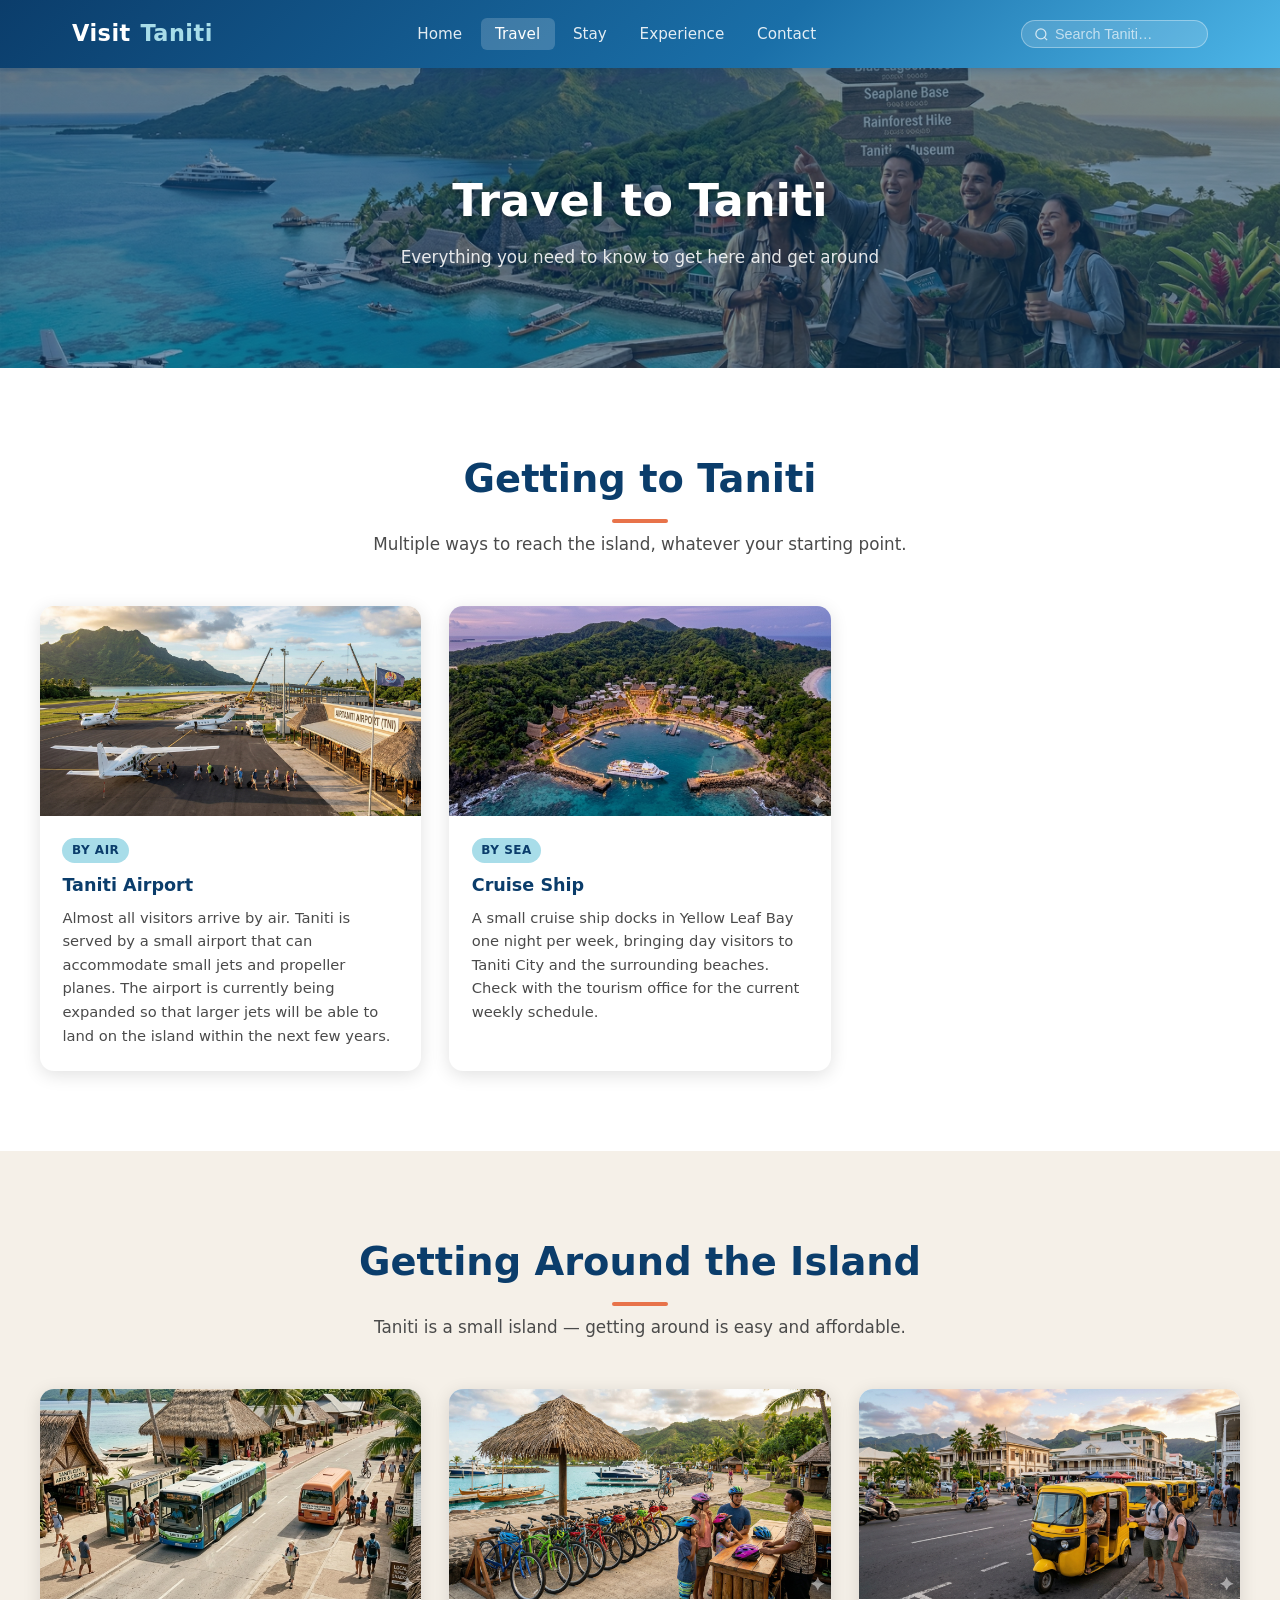
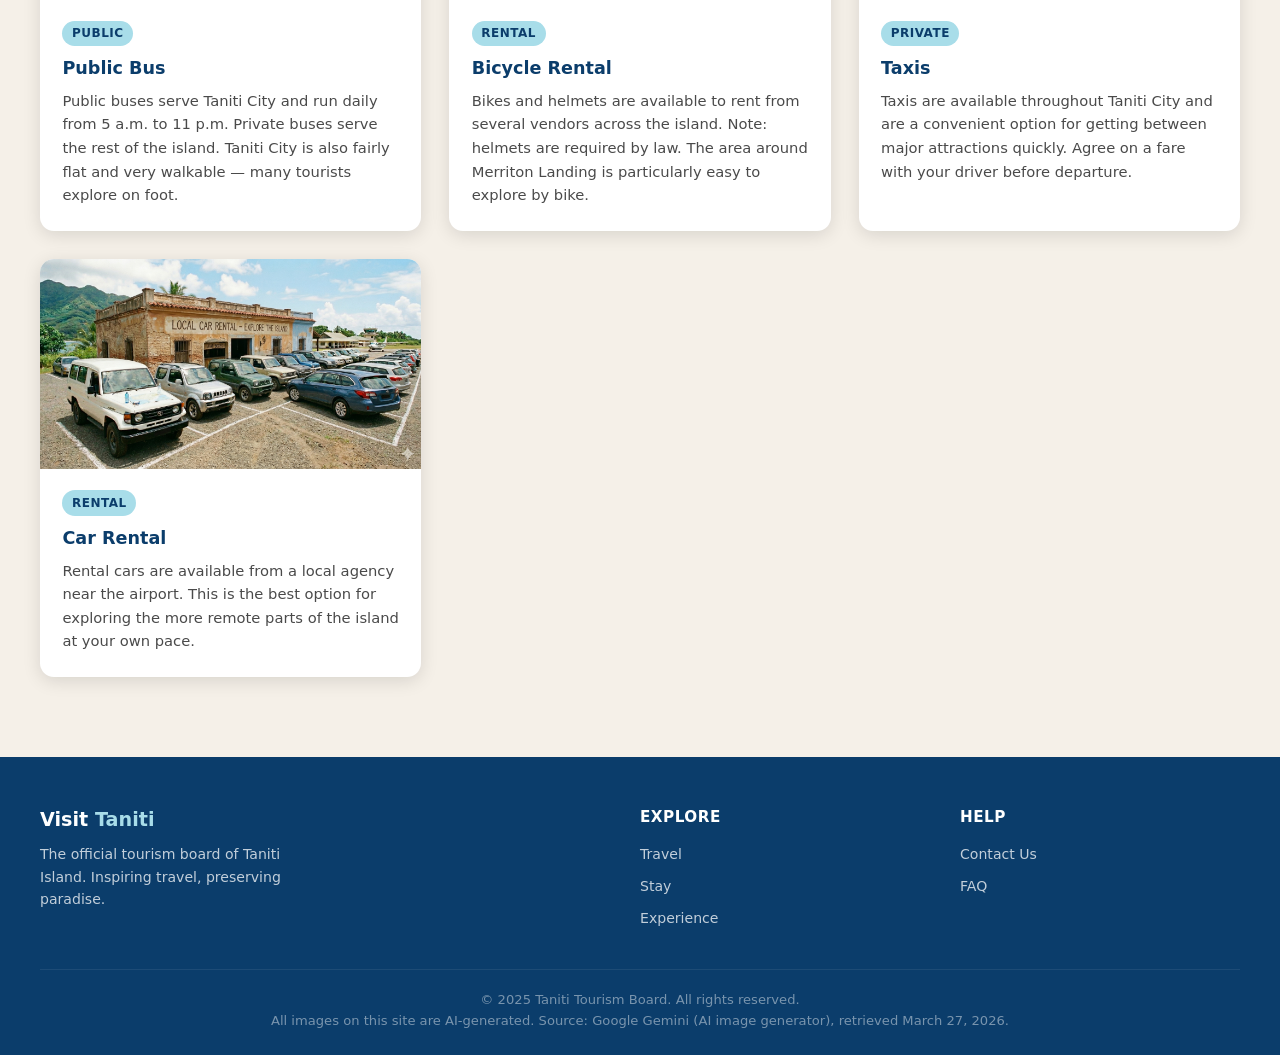
<file: travel.html>
<!DOCTYPE html>
<html lang="en">
<head>
  <meta charset="UTF-8" />
  <meta name="viewport" content="width=device-width, initial-scale=1.0" />
  <title>Travel — Visit Taniti</title>
  <link rel="stylesheet" href="styles.css" />
</head>
<body>

  <!-- ===== NAVBAR ===== -->
  <nav class="navbar">
    <div class="nav-inner">
      <a href="index.html" class="nav-brand">Visit <span>Taniti</span></a>
      <ul class="nav-links">
        <li><a href="index.html">Home</a></li>
        <li><a href="travel.html" class="active">Travel</a></li>
        <li><a href="stay.html">Stay</a></li>
        <li><a href="experience.html">Experience</a></li>
        <li><a href="contact.html">Contact</a></li>
      </ul>
      <form class="nav-search" role="search">
        <svg width="15" height="15" fill="none" stroke="currentColor" stroke-width="2" viewBox="0 0 24 24">
          <circle cx="11" cy="11" r="8"/><line x1="21" y1="21" x2="16.65" y2="16.65"/>
        </svg>
        <input type="search" placeholder="Search Taniti…" aria-label="Search" />
      </form>
    </div>
  </nav>

  <!-- ===== PAGE HERO ===== -->
  <section class="page-hero">
    <img src="Images/TravelHero.jpeg" alt="Taniti airport or transport" style="object-position: center 45%;" /> 
    <div class="page-hero-overlay">
      <h1>Travel to Taniti</h1>
      <p>Everything you need to know to get here and get around</p>
    </div>
  </section>

  <!-- ===== GETTING HERE ===== -->
  <section class="section section-white">
    <div class="container">
      <div class="section-header">
        <h2>Getting to Taniti</h2>
        <p>Multiple ways to reach the island, whatever your starting point.</p>
      </div>

      <div class="card-grid">

        <div class="card">
          <div class="card-img" style="background:linear-gradient(135deg,#4db6e8,#1a6fa8);">
            <img src="Images/TravelAirport.jpeg" alt="Taniti Airport" /> 
          </div>
          <div class="card-body">
            <span class="card-tag">By Air</span>
            <h3>Taniti Airport</h3>
            <p>Almost all visitors arrive by air. Taniti is served by a small airport that can accommodate small jets and propeller planes. The airport is currently being expanded so that larger jets will be able to land on the island within the next few years.</p>
          </div>
        </div>

        <div class="card">
          <div class="card-img" style="background:linear-gradient(135deg,#0b3d6b,#1a6fa8);">
            <img src="Images/TravelBoat.jpeg" alt="Cruise ship at Yellow Leaf Bay" />
          </div>
          <div class="card-body">
            <span class="card-tag">By Sea</span>
            <h3>Cruise Ship</h3>
            <p>A small cruise ship docks in Yellow Leaf Bay one night per week, bringing day visitors to Taniti City and the surrounding beaches. Check with the tourism office for the current weekly schedule.</p>
          </div>
        </div>

      </div>
    </div>
  </section>

  <!-- ===== GETTING AROUND ===== -->
  <section class="section section-sand">
    <div class="container">
      <div class="section-header">
        <h2>Getting Around the Island</h2>
        <p>Taniti is a small island — getting around is easy and affordable.</p>
      </div>

      <div class="card-grid">

        <div class="card">
          <div class="card-img" style="background:linear-gradient(135deg,#f9a825,#e64a19);">
            <img src="Images/TravelBus.jpeg"Local bus" />
          </div>
          <div class="card-body">
            <span class="card-tag">Public</span>
            <h3>Public Bus</h3>
            <p>Public buses serve Taniti City and run daily from 5 a.m. to 11 p.m. Private buses serve the rest of the island. Taniti City is also fairly flat and very walkable — many tourists explore on foot.</p>
          </div>
        </div>

        <div class="card">
          <div class="card-img" style="background:linear-gradient(135deg,#6ab04c,#2d6a4f);">
            <img src="Images/BikeRental.jpeg" alt="Bicycle rental" />
          </div>
          <div class="card-body">
            <span class="card-tag">Rental</span>
            <h3>Bicycle Rental</h3>
            <p>Bikes and helmets are available to rent from several vendors across the island. Note: helmets are required by law. The area around Merriton Landing is particularly easy to explore by bike.</p>
          </div>
        </div>

        <div class="card">
          <div class="card-img" style="background:linear-gradient(135deg,#b2bec3,#636e72);">
            <img src="Images/TravelTaxi.jpeg" alt="Taxi" /> 
          </div>
          <div class="card-body">
            <span class="card-tag">Private</span>
            <h3>Taxis</h3>
            <p>Taxis are available throughout Taniti City and are a convenient option for getting between major attractions quickly. Agree on a fare with your driver before departure.</p>
          </div>
        </div>

        <div class="card">
          <div class="card-img" style="background:linear-gradient(135deg,#fd79a8,#e17055);">
            <img src="Images/CarRental.jpeg" alt="Car rental" />
          </div>
          <div class="card-body">
            <span class="card-tag">Rental</span>
            <h3>Car Rental</h3>
            <p>Rental cars are available from a local agency near the airport. This is the best option for exploring the more remote parts of the island at your own pace.</p>
          </div>
        </div>

      </div>
    </div>
  </section>

  <!-- ===== FOOTER ===== -->
  <footer>
    <div class="footer-inner">
      <div>
        <div class="footer-brand">Visit <span>Taniti</span></div>
        <p style="font-size:0.88rem;margin-top:0.5rem;max-width:280px;">
          The official tourism board of Taniti Island. Inspiring travel, preserving paradise.
        </p>
      </div>
      <div>
        <h4>Explore</h4>
        <ul>
          <li><a href="travel.html">Travel</a></li>
          <li><a href="stay.html">Stay</a></li>
          <li><a href="experience.html">Experience</a></li>
        </ul>
      </div>
      <div>
        <h4>Help</h4>
        <ul>
          <li><a href="contact.html">Contact Us</a></li>
          <li><a href="index.html#faq">FAQ</a></li>
        </ul>
      </div>
    </div>
    <div class="footer-bottom">
      &copy; 2025 Taniti Tourism Board. All rights reserved.
      <br>All images on this site are AI-generated. Source: Google Gemini (AI image generator), retrieved March 27, 2026.
    </div>
  </footer>

</body>
</html>
</file>
<file: styles.css>
/* =============================================
   TANITI TOURISM — Global Styles
   ============================================= */

*, *::before, *::after {
  box-sizing: border-box;
  margin: 0;
  padding: 0;
}

:root {
  --navy:      #0b3d6b;
  --ocean:     #1a6fa8;
  --sky:       #4db6e8;
  --seafoam:   #a8dde9;
  --sand:      #f5f0e8;
  --coral:     #e8734a;
  --white:     #ffffff;
  --text-dark: #1c1c1c;
  --text-mid:  #4a4a4a;
  --shadow:    0 4px 18px rgba(0,0,0,0.12);
}

html { scroll-behavior: smooth; }

body {
  font-family: 'Segoe UI', system-ui, sans-serif;
  color: var(--text-dark);
  background: var(--white);
  line-height: 1.6;
}

a { color: inherit; text-decoration: none; }

img {
  display: block;
  width: 100%;
  height: 100%;
  object-fit: cover;
}

/* =============================================
   NAVBAR
   ============================================= */

.navbar {
  position: sticky;
  top: 0;
  z-index: 100;
  background: linear-gradient(135deg, var(--navy) 0%, var(--ocean) 60%, var(--sky) 100%);
  box-shadow: 0 2px 12px rgba(11,61,107,0.35);
}

.nav-inner {
  max-width: 1200px;
  margin: 0 auto;
  padding: 0 2rem;
  display: flex;
  align-items: center;
  justify-content: space-between;
  height: 68px;
}

.nav-brand {
  display: flex;
  align-items: center;
  gap: 0.6rem;
  color: var(--white);
  font-size: 1.4rem;
  font-weight: 700;
  letter-spacing: 0.5px;
}

.nav-brand span { color: var(--seafoam); }

.nav-links {
  display: flex;
  align-items: center;
  gap: 0.25rem;
  list-style: none;
}

.nav-links a {
  color: rgba(255,255,255,0.88);
  padding: 0.45rem 0.9rem;
  border-radius: 6px;
  font-size: 0.95rem;
  font-weight: 500;
  transition: background 0.2s, color 0.2s;
}

.nav-links a:hover,
.nav-links a.active {
  background: rgba(255,255,255,0.18);
  color: var(--white);
}

/* Search bar in navbar */
.nav-search {
  display: flex;
  align-items: center;
  background: rgba(255,255,255,0.15);
  border: 1px solid rgba(255,255,255,0.35);
  border-radius: 24px;
  padding: 0.3rem 0.75rem;
  gap: 0.4rem;
  transition: background 0.2s;
}

.nav-search:focus-within {
  background: rgba(255,255,255,0.25);
}

.nav-search input {
  background: transparent;
  border: none;
  outline: none;
  color: var(--white);
  font-size: 0.9rem;
  width: 140px;
}

.nav-search input::placeholder { color: rgba(255,255,255,0.65); }

.nav-search svg { color: rgba(255,255,255,0.75); flex-shrink: 0; }

/* =============================================
   HERO
   ============================================= */

.hero {
  position: relative;
  height: 520px;
  overflow: hidden;
  background: var(--seafoam);
}

.hero-img {
  width: 100%;
  height: 100%;
  object-fit: cover;
  /* placeholder teal gradient until photo is inserted */
  background: linear-gradient(160deg, #4db6e8 0%, #0b3d6b 100%);
}

.hero-overlay {
  position: absolute;
  inset: 0;
  background: linear-gradient(to bottom, rgba(11,61,107,0.25) 0%, rgba(11,61,107,0.6) 100%);
  display: flex;
  flex-direction: column;
  align-items: center;
  justify-content: center;
  text-align: center;
  padding: 2rem;
  color: var(--white);
}

.hero-overlay h1 {
  font-size: clamp(2rem, 5vw, 3.4rem);
  font-weight: 800;
  text-shadow: 0 2px 8px rgba(0,0,0,0.4);
  margin-bottom: 0.75rem;
}

.hero-overlay p {
  font-size: clamp(1rem, 2.5vw, 1.25rem);
  opacity: 0.92;
  max-width: 600px;
  text-shadow: 0 1px 4px rgba(0,0,0,0.3);
}

.hero-overlay .btn { margin-top: 1.5rem; }

/* =============================================
   BUTTONS
   ============================================= */

.btn {
  display: inline-block;
  padding: 0.7rem 1.6rem;
  border-radius: 30px;
  font-weight: 600;
  font-size: 0.95rem;
  cursor: pointer;
  border: none;
  transition: transform 0.15s, box-shadow 0.15s;
}

.btn:hover { transform: translateY(-2px); box-shadow: 0 6px 20px rgba(0,0,0,0.2); }

.btn-primary { background: var(--coral); color: var(--white); }
.btn-outline  { background: transparent; color: var(--white); border: 2px solid var(--white); }
.btn-ocean    { background: var(--ocean); color: var(--white); }

/* =============================================
   SECTIONS & LAYOUT
   ============================================= */

.section { padding: 5rem 2rem; }
.section-sand { background: var(--sand); }
.section-white { background: var(--white); }

.container {
  max-width: 1200px;
  margin: 0 auto;
}

.section-header {
  text-align: center;
  margin-bottom: 3rem;
}

.section-header h2 {
  font-size: clamp(1.6rem, 3vw, 2.4rem);
  color: var(--navy);
  margin-bottom: 0.5rem;
}

.section-header p {
  color: var(--text-mid);
  font-size: 1.05rem;
  max-width: 560px;
  margin: 0 auto;
}

/* Divider accent */
.section-header h2::after {
  content: '';
  display: block;
  width: 56px;
  height: 4px;
  background: var(--coral);
  border-radius: 2px;
  margin: 0.6rem auto 0;
}

/* =============================================
   CARD GRID
   ============================================= */

.card-grid {
  display: grid;
  grid-template-columns: repeat(auto-fill, minmax(280px, 1fr));
  gap: 1.75rem;
}

.card {
  background: var(--white);
  border-radius: 14px;
  overflow: hidden;
  box-shadow: var(--shadow);
  transition: transform 0.2s, box-shadow 0.2s;
}

.card:hover {
  transform: translateY(-5px);
  box-shadow: 0 10px 30px rgba(0,0,0,0.15);
}

.card-img {
  height: 210px;
  background: linear-gradient(135deg, var(--seafoam), var(--sky));
  /* Replace <img> placeholder color with actual photo */
  overflow: hidden;
}

.card-img img {
  width: 100%;
  height: 100%;
  object-fit: cover;
}

.card-body {
  padding: 1.25rem 1.4rem 1.5rem;
}

.card-body h3 { color: var(--navy); font-size: 1.1rem; margin-bottom: 0.4rem; }
.card-body p  { color: var(--text-mid); font-size: 0.92rem; }

.card-tag {
  display: inline-block;
  background: var(--seafoam);
  color: var(--navy);
  font-size: 0.75rem;
  font-weight: 600;
  padding: 0.2rem 0.6rem;
  border-radius: 20px;
  margin-bottom: 0.5rem;
  text-transform: uppercase;
  letter-spacing: 0.5px;
}

/* =============================================
   ACCORDION (FAQ)
   ============================================= */

.accordion { max-width: 760px; margin: 0 auto; }

.accordion-item {
  border: 1px solid #d9e8f5;
  border-radius: 10px;
  margin-bottom: 0.75rem;
  overflow: hidden;
}

.accordion-btn {
  width: 100%;
  background: var(--white);
  border: none;
  text-align: left;
  padding: 1.1rem 1.4rem;
  font-size: 1rem;
  font-weight: 600;
  color: var(--navy);
  cursor: pointer;
  display: flex;
  justify-content: space-between;
  align-items: center;
  transition: background 0.2s;
}

.accordion-btn:hover { background: #eaf4fc; }

.accordion-btn.open { background: #eaf4fc; }

.accordion-icon {
  font-size: 1.2rem;
  transition: transform 0.25s;
  color: var(--ocean);
  flex-shrink: 0;
}

.accordion-btn.open .accordion-icon { transform: rotate(45deg); }

.accordion-body {
  max-height: 0;
  overflow: hidden;
  transition: max-height 0.35s ease, padding 0.25s;
  padding: 0 1.4rem;
  color: var(--text-mid);
  font-size: 0.95rem;
  line-height: 1.7;
}

.accordion-body.open {
  max-height: 300px;
  padding: 0.8rem 1.4rem 1.2rem;
}

/* =============================================
   CONTACT PAGE
   ============================================= */

.contact-grid {
  display: grid;
  grid-template-columns: 1fr 1.3fr;
  gap: 3rem;
  align-items: start;
}

@media (max-width: 768px) { .contact-grid { grid-template-columns: 1fr; } }

.contact-info h3 {
  color: var(--navy);
  font-size: 1.4rem;
  margin-bottom: 1.2rem;
}

.contact-detail {
  display: flex;
  align-items: flex-start;
  gap: 0.85rem;
  margin-bottom: 1.1rem;
}

.contact-icon {
  width: 42px;
  height: 42px;
  background: var(--seafoam);
  border-radius: 50%;
  display: flex;
  align-items: center;
  justify-content: center;
  flex-shrink: 0;
  font-size: 1.1rem;
}

.contact-detail-text strong { color: var(--navy); display: block; }
.contact-detail-text span   { color: var(--text-mid); font-size: 0.93rem; }

.form-card {
  background: var(--white);
  border-radius: 14px;
  box-shadow: var(--shadow);
  padding: 2rem 2.2rem;
}

.form-card h3 { color: var(--navy); font-size: 1.2rem; margin-bottom: 1.4rem; }

.form-group { margin-bottom: 1.1rem; }

.form-group label {
  display: block;
  font-size: 0.88rem;
  font-weight: 600;
  color: var(--text-mid);
  margin-bottom: 0.35rem;
}

.form-group input,
.form-group textarea,
.form-group select {
  width: 100%;
  padding: 0.65rem 0.9rem;
  border: 1.5px solid #c8dce8;
  border-radius: 8px;
  font-size: 0.95rem;
  font-family: inherit;
  color: var(--text-dark);
  transition: border-color 0.2s;
  outline: none;
}

.form-group input:focus,
.form-group textarea:focus,
.form-group select:focus {
  border-color: var(--ocean);
}

.form-group textarea { resize: vertical; min-height: 120px; }

.form-row { display: grid; grid-template-columns: 1fr 1fr; gap: 1rem; }

/* =============================================
   EXPERIENCE GRID (replaces carousel)
   ============================================= */

.experience-tabs {
  display: flex;
  justify-content: center;
  gap: 0.75rem;
  margin-bottom: 2.5rem;
  flex-wrap: wrap;
}

.tab-btn {
  padding: 0.55rem 1.4rem;
  border-radius: 24px;
  border: 2px solid var(--ocean);
  background: transparent;
  color: var(--ocean);
  font-weight: 600;
  font-size: 0.9rem;
  cursor: pointer;
  transition: background 0.2s, color 0.2s;
}

.tab-btn:hover,
.tab-btn.active {
  background: var(--ocean);
  color: var(--white);
}

.tab-content { display: none; }
.tab-content.active { display: grid; grid-template-columns: repeat(auto-fill, minmax(270px,1fr)); gap: 1.75rem; }

/* =============================================
   FOOTER
   ============================================= */

footer {
  background: var(--navy);
  color: rgba(255,255,255,0.75);
  padding: 3rem 2rem 1.5rem;
}

.footer-inner {
  max-width: 1200px;
  margin: 0 auto;
  display: grid;
  grid-template-columns: 2fr 1fr 1fr;
  gap: 2.5rem;
  margin-bottom: 2rem;
}

@media (max-width: 700px) { .footer-inner { grid-template-columns: 1fr; } }

.footer-brand { font-size: 1.2rem; font-weight: 700; color: var(--white); margin-bottom: 0.5rem; }
.footer-brand span { color: var(--seafoam); }

footer h4 { color: var(--white); margin-bottom: 0.75rem; font-size: 0.95rem; text-transform: uppercase; letter-spacing: 0.5px; }

footer ul { list-style: none; }
footer ul li { margin-bottom: 0.4rem; }
footer ul li a { font-size: 0.88rem; transition: color 0.2s; }
footer ul li a:hover { color: var(--white); }

.footer-bottom {
  max-width: 1200px;
  margin: 0 auto;
  border-top: 1px solid rgba(255,255,255,0.12);
  padding-top: 1.2rem;
  text-align: center;
  font-size: 0.82rem;
  opacity: 0.6;
}

/* =============================================
   PAGE HERO (sub-pages)
   ============================================= */

.page-hero {
  height: 300px;
  position: relative;
  overflow: hidden;
  background: linear-gradient(135deg, var(--navy), var(--ocean));
}

.page-hero img {
  width: 100%;
  height: 100%;
  object-fit: cover;
  object-position: center center;
}

.page-hero-overlay {
  position: absolute;
  inset: 0;
  background: rgba(11,61,107,0.55);
  display: flex;
  flex-direction: column;
  align-items: center;
  justify-content: center;
  color: var(--white);
  text-align: center;
  padding: 1rem;
}

.page-hero-overlay h1 {
  font-size: clamp(1.8rem, 4vw, 2.8rem);
  font-weight: 800;
  text-shadow: 0 2px 6px rgba(0,0,0,0.35);
}

.page-hero-overlay p {
  font-size: 1.05rem;
  opacity: 0.88;
  margin-top: 0.5rem;
}

/* =============================================
   STAY PAGE — hotel card badge
   ============================================= */

.badge {
  display: inline-block;
  padding: 0.2rem 0.65rem;
  border-radius: 20px;
  font-size: 0.75rem;
  font-weight: 700;
  text-transform: uppercase;
  letter-spacing: 0.5px;
}

.badge-resort  { background: #ffecd6; color: #b85c1a; }
.badge-hotel   { background: #dceeff; color: #1a5fa8; }
.badge-bnb     { background: #dff5e8; color: #1a7a45; }

/* =============================================
   RESPONSIVE
   ============================================= */

@media (max-width: 900px) {
  .nav-links { display: none; }
}

@media (max-width: 600px) {
  .hero { height: 380px; }
  .form-row { grid-template-columns: 1fr; }
}
</file>
